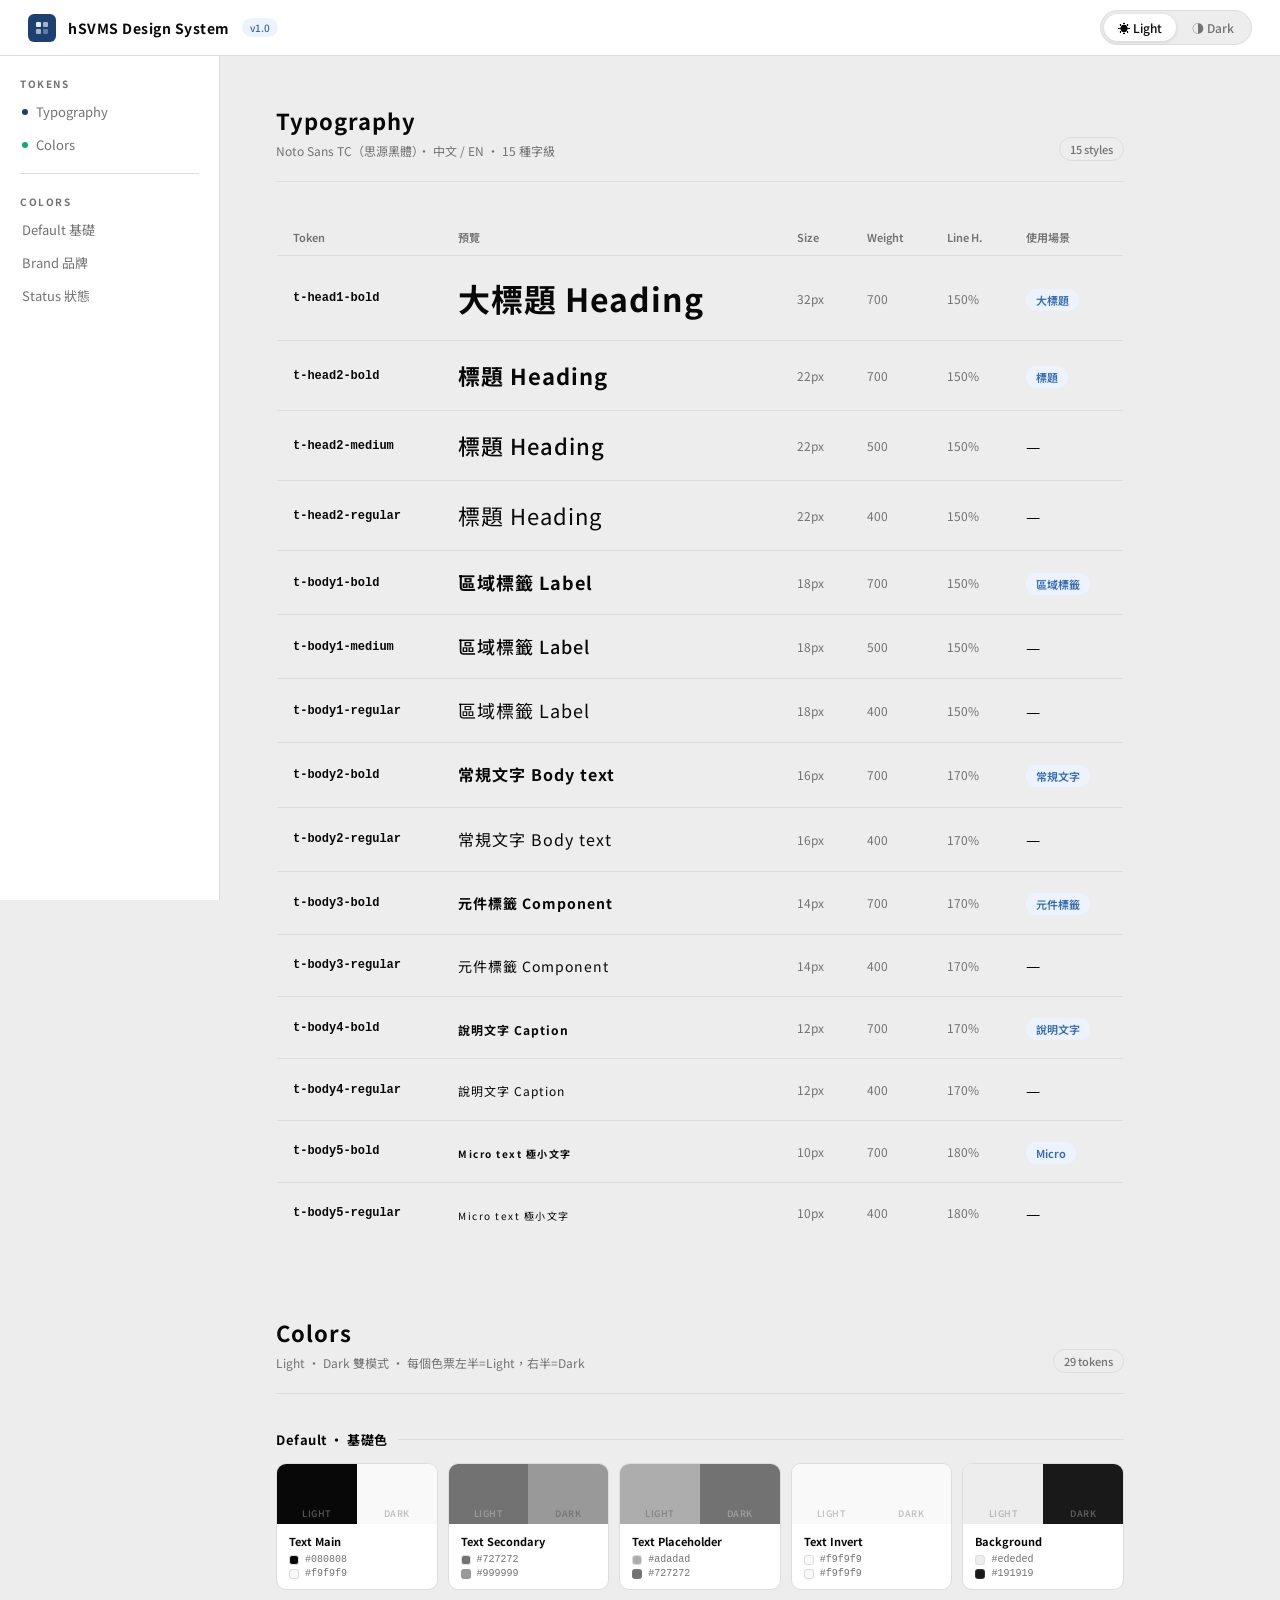
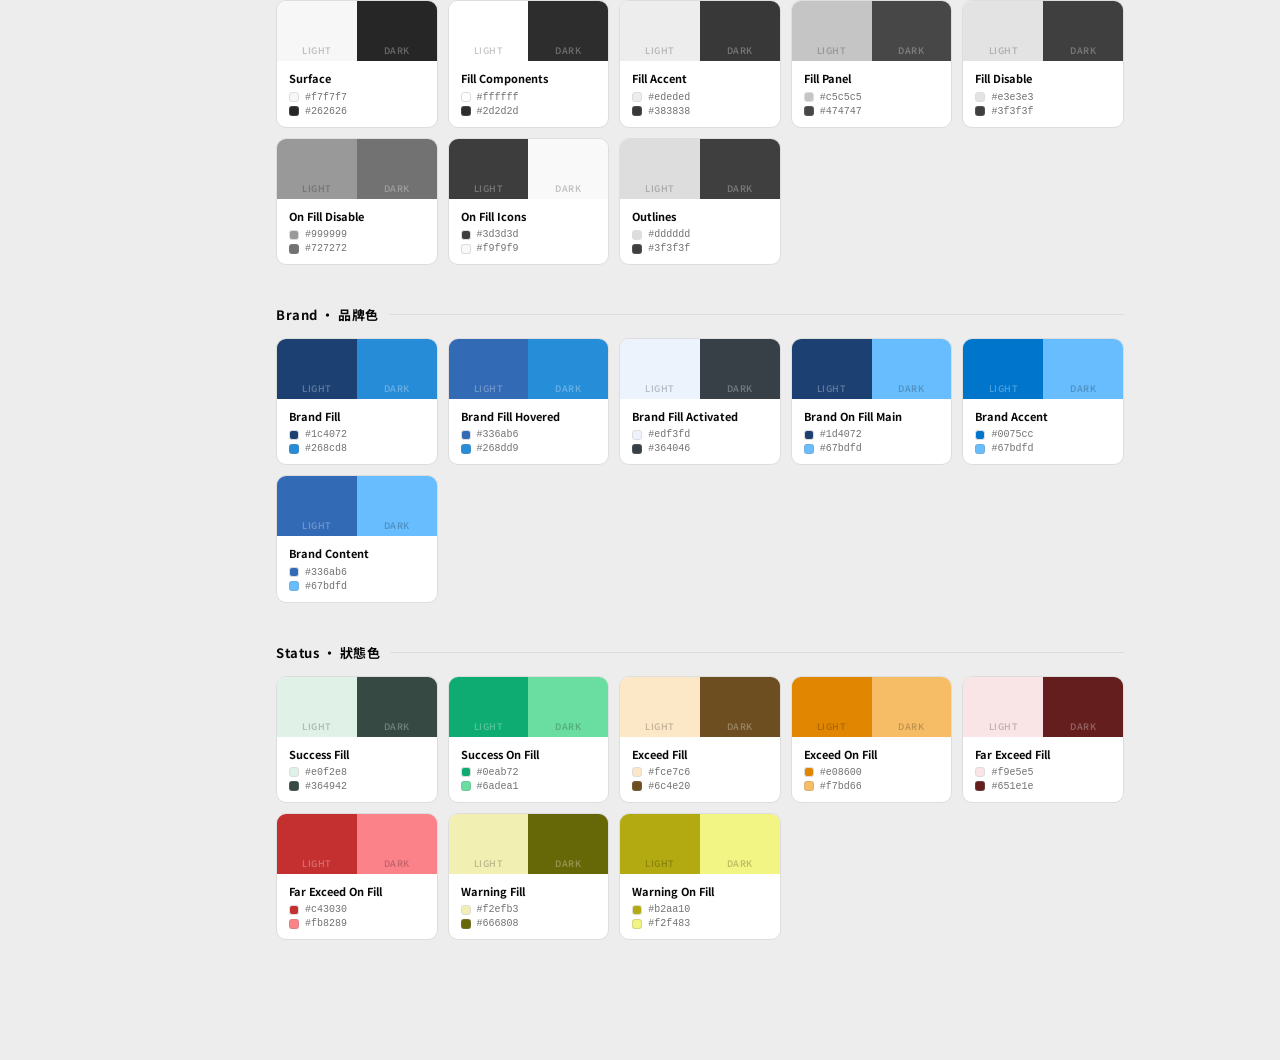
<file: index.html>
<!DOCTYPE html>
<html lang="zh-TW" data-theme="light">
<head>
  <meta charset="UTF-8" />
  <meta name="viewport" content="width=device-width, initial-scale=1.0" />
  <title>hSVMS Design System</title>
  <link rel="preconnect" href="https://fonts.googleapis.com" />
  <link rel="preconnect" href="https://fonts.gstatic.com" crossorigin />
  <link href="https://fonts.googleapis.com/css2?family=Noto+Sans+TC:wght@400;500;700&display=swap" rel="stylesheet" />
  <link rel="stylesheet" href="tokens.css" />
  <style>
    *, *::before, *::after { box-sizing: border-box; margin: 0; padding: 0; }

    body {
      font-family: var(--font-family);
      background: var(--color-bg);
      color: var(--color-text-main);
      transition: background 0.2s ease, color 0.2s ease;
    }

    /* ── Layout ── */
    .shell {
      display: grid;
      grid-template-columns: 220px 1fr;
      grid-template-rows: 56px 1fr;
      min-height: 100vh;
    }

    /* ── Header ── */
    .header {
      grid-column: 1 / -1;
      display: flex;
      align-items: center;
      justify-content: space-between;
      padding: 0 28px;
      background: var(--color-fill-components);
      border-bottom: 1px solid var(--color-outlines);
      position: sticky;
      top: 0;
      z-index: 100;
    }

    .header-brand {
      display: flex;
      align-items: center;
      gap: 12px;
    }

    .header-logo {
      width: 28px;
      height: 28px;
      border-radius: 6px;
      background: var(--color-brand-fill);
      display: flex;
      align-items: center;
      justify-content: center;
    }

    .header-logo svg { display: block; }

    .header-name {
      font-size: var(--font-size-body3);
      font-weight: var(--font-weight-bold);
      color: var(--color-text-main);
      letter-spacing: 0.5px;
    }

    .header-badge {
      font-size: 10px;
      font-weight: 500;
      color: var(--color-brand-content);
      background: var(--color-brand-fill-activated);
      padding: 2px 8px;
      border-radius: 20px;
    }

    .theme-toggle {
      display: flex;
      align-items: center;
      background: var(--color-fill-accent);
      border: 1px solid var(--color-outlines);
      border-radius: 24px;
      padding: 3px;
      gap: 2px;
    }

    .theme-btn {
      padding: 5px 14px;
      border-radius: 20px;
      font-size: 12px;
      font-family: var(--font-family);
      font-weight: var(--font-weight-medium);
      border: none;
      cursor: pointer;
      transition: all 0.15s ease;
      color: var(--color-text-secondary);
      background: transparent;
    }

    .theme-btn.active {
      background: var(--color-fill-components);
      color: var(--color-text-main);
      box-shadow: 0 1px 4px rgba(0,0,0,0.12);
    }

    /* ── Sidebar ── */
    .sidebar {
      background: var(--color-fill-components);
      border-right: 1px solid var(--color-outlines);
      padding: 20px 0;
      position: sticky;
      top: 56px;
      height: calc(100vh - 56px);
      overflow-y: auto;
    }

    .nav-label {
      font-size: 10px;
      font-weight: 700;
      color: var(--color-text-secondary);
      text-transform: uppercase;
      letter-spacing: 1.5px;
      padding: 0 20px;
      margin-bottom: 4px;
      margin-top: 20px;
    }

    .nav-label:first-child { margin-top: 0; }

    .nav-link {
      display: flex;
      align-items: center;
      gap: 8px;
      padding: 7px 20px;
      font-size: 13px;
      font-weight: var(--font-weight-regular);
      color: var(--color-text-secondary);
      text-decoration: none;
      cursor: pointer;
      border-left: 2px solid transparent;
      transition: all 0.12s ease;
    }

    .nav-link:hover {
      color: var(--color-text-main);
      background: var(--color-fill-accent);
    }

    .nav-link.active {
      color: var(--color-brand-content);
      border-left-color: var(--color-brand-fill);
      background: var(--color-brand-fill-activated);
      font-weight: var(--font-weight-medium);
    }

    .nav-dot {
      width: 6px;
      height: 6px;
      border-radius: 50%;
      flex-shrink: 0;
    }

    .nav-divider {
      height: 1px;
      background: var(--color-outlines);
      margin: 12px 20px;
    }

    /* ── Main ── */
    .main {
      padding: 48px 56px;
      max-width: 960px;
      overflow-y: auto;
    }

    /* ── Section ── */
    .section { margin-bottom: 72px; }

    .section-head {
      display: flex;
      align-items: flex-end;
      justify-content: space-between;
      padding-bottom: 20px;
      border-bottom: 1px solid var(--color-outlines);
      margin-bottom: 36px;
    }

    .section-title {
      font-size: var(--font-size-head2);
      font-weight: var(--font-weight-bold);
      color: var(--color-text-main);
      letter-spacing: 1px;
      line-height: 150%;
    }

    .section-meta {
      font-size: var(--font-size-body4);
      color: var(--color-text-secondary);
      margin-top: 4px;
      line-height: 170%;
    }

    .section-count {
      font-size: 11px;
      font-weight: 500;
      color: var(--color-text-secondary);
      background: var(--color-fill-accent);
      border: 1px solid var(--color-outlines);
      padding: 3px 10px;
      border-radius: 20px;
    }

    /* ── Typography Table ── */
    .type-table {
      width: 100%;
      border-collapse: collapse;
      border-radius: 10px;
      overflow: hidden;
      border: 1px solid var(--color-outlines);
    }

    .type-table thead tr {
      background: var(--color-fill-accent);
    }

    .type-table th {
      text-align: left;
      font-size: 11px;
      font-weight: 600;
      color: var(--color-text-secondary);
      padding: 10px 16px;
      border-bottom: 1px solid var(--color-outlines);
      white-space: nowrap;
    }

    .type-row {
      border-bottom: 1px solid var(--color-outlines);
      transition: background 0.1s;
    }

    .type-row:last-child { border-bottom: none; }

    .type-row:hover { background: var(--color-surface); }

    .type-row td { vertical-align: middle; }

    .cell-name {
      padding: 18px 16px;
      font-size: 12px;
      font-weight: 600;
      color: var(--color-text-main);
      white-space: nowrap;
      font-family: 'Courier New', monospace;
    }

    .cell-preview {
      padding: 18px 16px;
      color: var(--color-text-main);
    }

    .cell-meta {
      padding: 18px 16px;
      font-size: 12px;
      color: var(--color-text-secondary);
      white-space: nowrap;
    }

    .cell-use {
      padding: 18px 16px;
    }

    .use-tag {
      display: inline-block;
      padding: 3px 10px;
      border-radius: 20px;
      font-size: 11px;
      font-weight: 600;
      background: var(--color-brand-fill-activated);
      color: var(--color-brand-content);
      white-space: nowrap;
    }

    /* ── Color Groups ── */
    .color-group { margin-bottom: 40px; }

    .color-group-title {
      font-size: 13px;
      font-weight: 700;
      color: var(--color-text-main);
      letter-spacing: 0.5px;
      margin-bottom: 14px;
      display: flex;
      align-items: center;
      gap: 10px;
    }

    .color-group-title::after {
      content: '';
      flex: 1;
      height: 1px;
      background: var(--color-outlines);
    }

    .color-grid {
      display: grid;
      grid-template-columns: repeat(auto-fill, minmax(152px, 1fr));
      gap: 10px;
    }

    .color-card {
      border-radius: 10px;
      overflow: hidden;
      border: 1px solid var(--color-outlines);
      background: var(--color-fill-components);
      transition: transform 0.15s, box-shadow 0.15s;
      cursor: default;
    }

    .color-card:hover {
      transform: translateY(-2px);
      box-shadow: 0 6px 20px rgba(0,0,0,0.08);
    }

    .color-swatch-wrap {
      height: 60px;
      display: flex;
    }

    .swatch-half {
      flex: 1;
      position: relative;
    }

    .swatch-mode {
      position: absolute;
      bottom: 4px;
      left: 50%;
      transform: translateX(-50%);
      font-size: 9px;
      font-weight: 600;
      letter-spacing: 0.5px;
      opacity: 0.55;
      white-space: nowrap;
    }

    .color-info {
      padding: 10px 12px;
    }

    .color-token {
      font-size: 11px;
      font-weight: 700;
      color: var(--color-text-main);
      margin-bottom: 6px;
      line-height: 1.3;
    }

    .hex-row {
      display: flex;
      align-items: center;
      gap: 6px;
      margin-top: 3px;
    }

    .hex-dot {
      width: 10px;
      height: 10px;
      border-radius: 3px;
      border: 1px solid var(--color-outlines);
      flex-shrink: 0;
    }

    .hex-val {
      font-size: 10px;
      color: var(--color-text-secondary);
      font-family: 'Courier New', monospace;
    }

    /* ── Responsive ── */
    @media (max-width: 768px) {
      .shell { grid-template-columns: 1fr; }
      .sidebar { display: none; }
      .main { padding: 32px 24px; }
    }
  </style>
</head>
<body>

<div class="shell">

  <!-- ── Header ── -->
  <header class="header">
    <div class="header-brand">
      <div class="header-logo">
        <svg width="16" height="16" viewBox="0 0 16 16" fill="none">
          <rect x="2" y="2" width="5" height="5" rx="1" fill="white" opacity="0.9"/>
          <rect x="9" y="2" width="5" height="5" rx="1" fill="white" opacity="0.6"/>
          <rect x="2" y="9" width="5" height="5" rx="1" fill="white" opacity="0.6"/>
          <rect x="9" y="9" width="5" height="5" rx="1" fill="white" opacity="0.3"/>
        </svg>
      </div>
      <span class="header-name">hSVMS Design System</span>
      <span class="header-badge">v1.0</span>
    </div>

    <div class="theme-toggle">
      <button class="theme-btn active" onclick="setTheme('light', this)">☀ Light</button>
      <button class="theme-btn"       onclick="setTheme('dark',  this)">◑ Dark</button>
    </div>
  </header>

  <!-- ── Sidebar ── -->
  <nav class="sidebar">
    <div class="nav-label">Tokens</div>
    <a class="nav-link active" href="#typography">
      <span class="nav-dot" style="background: var(--color-brand-fill)"></span>
      Typography
    </a>
    <a class="nav-link" href="#colors">
      <span class="nav-dot" style="background: var(--color-success-on-fill)"></span>
      Colors
    </a>

    <div class="nav-divider"></div>

    <div class="nav-label">Colors</div>
    <a class="nav-link" href="#color-default">Default 基礎</a>
    <a class="nav-link" href="#color-brand">Brand 品牌</a>
    <a class="nav-link" href="#color-status">Status 狀態</a>
  </nav>

  <!-- ── Main ── -->
  <main class="main">

    <!-- Typography -->
    <section class="section" id="typography">
      <div class="section-head">
        <div>
          <div class="section-title">Typography</div>
          <div class="section-meta">Noto Sans TC（思源黑體）· 中文 / EN · 15 種字級</div>
        </div>
        <span class="section-count">15 styles</span>
      </div>

      <table class="type-table">
        <thead>
          <tr>
            <th>Token</th>
            <th style="width:40%">預覽</th>
            <th>Size</th>
            <th>Weight</th>
            <th>Line H.</th>
            <th>使用場景</th>
          </tr>
        </thead>
        <tbody id="type-tbody"></tbody>
      </table>
    </section>

    <!-- Colors -->
    <section class="section" id="colors">
      <div class="section-head">
        <div>
          <div class="section-title">Colors</div>
          <div class="section-meta">Light · Dark 雙模式 · 每個色票左半=Light，右半=Dark</div>
        </div>
        <span class="section-count">29 tokens</span>
      </div>

      <div id="color-sections"></div>
    </section>

  </main>
</div>

<script>
  /* ── Theme Toggle ── */
  function setTheme(theme, btn) {
    document.documentElement.setAttribute('data-theme', theme);
    document.querySelectorAll('.theme-btn').forEach(b => b.classList.remove('active'));
    btn.classList.add('active');
  }

  /* ── Typography Data ── */
  const typeStyles = [
    { token: 'head1-bold',    size: '32px', weight: '700', lh: '150%', ls: '1px',   use: '大標題',    preview: '大標題 Heading' },
    { token: 'head2-bold',    size: '22px', weight: '700', lh: '150%', ls: '1px',   use: '標題',      preview: '標題 Heading' },
    { token: 'head2-medium',  size: '22px', weight: '500', lh: '150%', ls: '1px',   use: '',          preview: '標題 Heading' },
    { token: 'head2-regular', size: '22px', weight: '400', lh: '150%', ls: '1px',   use: '',          preview: '標題 Heading' },
    { token: 'body1-bold',    size: '18px', weight: '700', lh: '150%', ls: '1px',   use: '區域標籤',  preview: '區域標籤 Label' },
    { token: 'body1-medium',  size: '18px', weight: '500', lh: '150%', ls: '1px',   use: '',          preview: '區域標籤 Label' },
    { token: 'body1-regular', size: '18px', weight: '400', lh: '150%', ls: '1px',   use: '',          preview: '區域標籤 Label' },
    { token: 'body2-bold',    size: '16px', weight: '700', lh: '170%', ls: '1px',   use: '常規文字',  preview: '常規文字 Body text' },
    { token: 'body2-regular', size: '16px', weight: '400', lh: '170%', ls: '1px',   use: '',          preview: '常規文字 Body text' },
    { token: 'body3-bold',    size: '14px', weight: '700', lh: '170%', ls: '1px',   use: '元件標籤',  preview: '元件標籤 Component' },
    { token: 'body3-regular', size: '14px', weight: '400', lh: '170%', ls: '1px',   use: '',          preview: '元件標籤 Component' },
    { token: 'body4-bold',    size: '12px', weight: '700', lh: '170%', ls: '1px',   use: '說明文字',  preview: '說明文字 Caption' },
    { token: 'body4-regular', size: '12px', weight: '400', lh: '170%', ls: '1px',   use: '',          preview: '說明文字 Caption' },
    { token: 'body5-bold',    size: '10px', weight: '700', lh: '180%', ls: '1.5px', use: 'Micro',     preview: 'Micro text 極小文字' },
    { token: 'body5-regular', size: '10px', weight: '400', lh: '180%', ls: '1.5px', use: '',          preview: 'Micro text 極小文字' },
  ];

  const tbody = document.getElementById('type-tbody');
  typeStyles.forEach(s => {
    const tr = document.createElement('tr');
    tr.className = 'type-row';
    tr.innerHTML = `
      <td class="cell-name">t-${s.token}</td>
      <td class="cell-preview">
        <span class="t-${s.token}">${s.preview}</span>
      </td>
      <td class="cell-meta">${s.size}</td>
      <td class="cell-meta">${s.weight}</td>
      <td class="cell-meta">${s.lh}</td>
      <td class="cell-use">${s.use ? `<span class="use-tag">${s.use}</span>` : '—'}</td>
    `;
    tbody.appendChild(tr);
  });

  /* ── Color Data ── */
  const colorGroups = [
    {
      id: 'color-default',
      title: 'Default · 基礎色',
      tokens: [
        { label: 'Text Main',        light: '#080808', dark: '#f9f9f9' },
        { label: 'Text Secondary',   light: '#727272', dark: '#999999' },
        { label: 'Text Placeholder', light: '#adadad', dark: '#727272' },
        { label: 'Text Invert',      light: '#f9f9f9', dark: '#f9f9f9' },
        { label: 'Background',       light: '#ededed', dark: '#191919' },
        { label: 'Surface',          light: '#f7f7f7', dark: '#262626' },
        { label: 'Fill Components',  light: '#ffffff',  dark: '#2d2d2d' },
        { label: 'Fill Accent',      light: '#ededed', dark: '#383838' },
        { label: 'Fill Panel',       light: '#c5c5c5', dark: '#474747' },
        { label: 'Fill Disable',     light: '#e3e3e3', dark: '#3f3f3f' },
        { label: 'On Fill Disable',  light: '#999999', dark: '#727272' },
        { label: 'On Fill Icons',    light: '#3d3d3d', dark: '#f9f9f9' },
        { label: 'Outlines',         light: '#dddddd', dark: '#3f3f3f' },
      ]
    },
    {
      id: 'color-brand',
      title: 'Brand · 品牌色',
      tokens: [
        { label: 'Brand Fill',           light: '#1c4072', dark: '#268cd8' },
        { label: 'Brand Fill Hovered',   light: '#336ab6', dark: '#268dd9' },
        { label: 'Brand Fill Activated', light: '#edf3fd', dark: '#364046' },
        { label: 'Brand On Fill Main',   light: '#1d4072', dark: '#67bdfd' },
        { label: 'Brand Accent',         light: '#0075cc', dark: '#67bdfd' },
        { label: 'Brand Content',        light: '#336ab6', dark: '#67bdfd' },
      ]
    },
    {
      id: 'color-status',
      title: 'Status · 狀態色',
      tokens: [
        { label: 'Success Fill',        light: '#e0f2e8', dark: '#364942' },
        { label: 'Success On Fill',     light: '#0eab72', dark: '#6adea1' },
        { label: 'Exceed Fill',         light: '#fce7c6', dark: '#6c4e20' },
        { label: 'Exceed On Fill',      light: '#e08600', dark: '#f7bd66' },
        { label: 'Far Exceed Fill',     light: '#f9e5e5', dark: '#651e1e' },
        { label: 'Far Exceed On Fill',  light: '#c43030', dark: '#fb8289' },
        { label: 'Warning Fill',        light: '#f2efb3', dark: '#666808' },
        { label: 'Warning On Fill',     light: '#b2aa10', dark: '#f2f483' },
      ]
    }
  ];

  const colorSections = document.getElementById('color-sections');

  colorGroups.forEach(group => {
    const section = document.createElement('div');
    section.className = 'color-group';
    section.id = group.id;

    const title = document.createElement('div');
    title.className = 'color-group-title';
    title.textContent = group.title;
    section.appendChild(title);

    const grid = document.createElement('div');
    grid.className = 'color-grid';

    group.tokens.forEach(token => {
      const card = document.createElement('div');
      card.className = 'color-card';

      const lightText = isLight(token.light) ? '#00000066' : '#ffffff88';
      const darkText  = isLight(token.dark)  ? '#00000066' : '#ffffff88';

      card.innerHTML = `
        <div class="color-swatch-wrap">
          <div class="swatch-half" style="background:${token.light}">
            <span class="swatch-mode" style="color:${lightText}">LIGHT</span>
          </div>
          <div class="swatch-half" style="background:${token.dark}">
            <span class="swatch-mode" style="color:${darkText}">DARK</span>
          </div>
        </div>
        <div class="color-info">
          <div class="color-token">${token.label}</div>
          <div class="hex-row">
            <div class="hex-dot" style="background:${token.light}"></div>
            <span class="hex-val">${token.light}</span>
          </div>
          <div class="hex-row">
            <div class="hex-dot" style="background:${token.dark}; border-color:#88888844"></div>
            <span class="hex-val">${token.dark}</span>
          </div>
        </div>
      `;

      grid.appendChild(card);
    });

    section.appendChild(grid);
    colorSections.appendChild(section);
  });

  /* ── Utility: detect light color ── */
  function isLight(hex) {
    const h = hex.replace('#', '');
    const r = parseInt(h.slice(0,2),16);
    const g = parseInt(h.slice(2,4),16);
    const b = parseInt(h.slice(4,6),16);
    return (r*299 + g*587 + b*114) / 1000 > 128;
  }

  /* ── Active nav on scroll ── */
  const sections = document.querySelectorAll('.section, .color-group');
  const navLinks = document.querySelectorAll('.nav-link');
  window.addEventListener('scroll', () => {
    let current = '';
    sections.forEach(s => {
      if (window.scrollY >= s.offsetTop - 80) current = s.id;
    });
    navLinks.forEach(link => {
      link.classList.toggle('active', link.getAttribute('href') === '#' + current);
    });
  }, { passive: true });
</script>

</body>
</html>
</file>
<file: tokens.css>
@import url('https://fonts.googleapis.com/css2?family=Noto+Sans+TC:wght@400;500;700&display=swap');

/* ═══════════════════════════════════════
   hSVMS Design Tokens
   ═══════════════════════════════════════ */

:root,
[data-theme="light"] {

  /* ── Font Family ── */
  --font-family: 'Noto Sans TC', 'Noto Sans', sans-serif;

  /* ── Font Size ── */
  --font-size-head1: 32px;
  --font-size-head2: 22px;
  --font-size-body1: 18px;
  --font-size-body2: 16px;
  --font-size-body3: 14px;
  --font-size-body4: 12px;
  --font-size-body5: 10px;

  /* ── Font Weight ── */
  --font-weight-bold:    700;
  --font-weight-medium:  500;
  --font-weight-regular: 400;

  /* ── Line Height ── */
  --line-height-compact: 150%;
  --line-height-normal:  170%;
  --line-height-loose:   180%;

  /* ── Letter Spacing ── */
  --letter-spacing-default: 1px;
  --letter-spacing-loose:   1.5px;

  /* ── Colors · Default ── */
  --color-text-main:         #080808;
  --color-text-secondary:    #727272;
  --color-text-placeholder:  #adadad;
  --color-text-invert:       #f9f9f9;

  --color-bg:                #ededed;
  --color-surface:           #f7f7f7;
  --color-fill-components:   #ffffff;
  --color-fill-accent:       #ededed;
  --color-fill-panel:        #c5c5c5;
  --color-fill-disable:      #e3e3e3;
  --color-on-fill-disable:   #999999;
  --color-on-fill-icons:     #3d3d3d;
  --color-outlines:          #dddddd;

  /* ── Colors · Brand ── */
  --color-brand-fill:           #1c4072;
  --color-brand-fill-hovered:   #336ab6;
  --color-brand-fill-activated: #edf3fd;
  --color-brand-on-fill-main:   #1d4072;
  --color-brand-accent:         #0075cc;
  --color-brand-content:        #336ab6;

  /* ── Colors · Status · Success ── */
  --color-success-fill:    #e0f2e8;
  --color-success-on-fill: #0eab72;

  /* ── Colors · Status · Exceed ── */
  --color-exceed-fill:    #fce7c6;
  --color-exceed-on-fill: #e08600;

  /* ── Colors · Status · Far Exceed ── */
  --color-far-exceed-fill:    #f9e5e5;
  --color-far-exceed-on-fill: #c43030;

  /* ── Colors · Status · Warning ── */
  --color-warning-fill:    #f2efb3;
  --color-warning-on-fill: #b2aa10;
}

/* ── Dark Mode ── */
[data-theme="dark"] {

  --color-text-main:         #f9f9f9;
  --color-text-secondary:    #999999;
  --color-text-placeholder:  #727272;
  --color-text-invert:       #f9f9f9;

  --color-bg:                #191919;
  --color-surface:           #262626;
  --color-fill-components:   #2d2d2d;
  --color-fill-accent:       #383838;
  --color-fill-panel:        #474747;
  --color-fill-disable:      #3f3f3f;
  --color-on-fill-disable:   #727272;
  --color-on-fill-icons:     #f9f9f9;
  --color-outlines:          #3f3f3f;

  --color-brand-fill:           #268cd8;
  --color-brand-fill-hovered:   #268dd9;
  --color-brand-fill-activated: #364046;
  --color-brand-on-fill-main:   #67bdfd;
  --color-brand-accent:         #67bdfd;
  --color-brand-content:        #67bdfd;

  --color-success-fill:    #364942;
  --color-success-on-fill: #6adea1;

  --color-exceed-fill:    #6c4e20;
  --color-exceed-on-fill: #f7bd66;

  --color-far-exceed-fill:    #651e1e;
  --color-far-exceed-on-fill: #fb8289;

  --color-warning-fill:    #666808;
  --color-warning-on-fill: #f2f483;
}

/* ═══════════════════════════════════════
   Typography Utility Classes
   ═══════════════════════════════════════ */

.t-head1-bold    { font-family: var(--font-family); font-size: 32px; font-weight: 700; letter-spacing: 1px; line-height: 150%; }
.t-head2-bold    { font-family: var(--font-family); font-size: 22px; font-weight: 700; letter-spacing: 1px; line-height: 150%; }
.t-head2-medium  { font-family: var(--font-family); font-size: 22px; font-weight: 500; letter-spacing: 1px; line-height: 150%; }
.t-head2-regular { font-family: var(--font-family); font-size: 22px; font-weight: 400; letter-spacing: 1px; line-height: 150%; }
.t-body1-bold    { font-family: var(--font-family); font-size: 18px; font-weight: 700; letter-spacing: 1px; line-height: 150%; }
.t-body1-medium  { font-family: var(--font-family); font-size: 18px; font-weight: 500; letter-spacing: 1px; line-height: 150%; }
.t-body1-regular { font-family: var(--font-family); font-size: 18px; font-weight: 400; letter-spacing: 1px; line-height: 150%; }
.t-body2-bold    { font-family: var(--font-family); font-size: 16px; font-weight: 700; letter-spacing: 1px; line-height: 170%; }
.t-body2-regular { font-family: var(--font-family); font-size: 16px; font-weight: 400; letter-spacing: 1px; line-height: 170%; }
.t-body3-bold    { font-family: var(--font-family); font-size: 14px; font-weight: 700; letter-spacing: 1px; line-height: 170%; }
.t-body3-regular { font-family: var(--font-family); font-size: 14px; font-weight: 400; letter-spacing: 1px; line-height: 170%; }
.t-body4-bold    { font-family: var(--font-family); font-size: 12px; font-weight: 700; letter-spacing: 1px; line-height: 170%; }
.t-body4-regular { font-family: var(--font-family); font-size: 12px; font-weight: 400; letter-spacing: 1px; line-height: 170%; }
.t-body5-bold    { font-family: var(--font-family); font-size: 10px; font-weight: 700; letter-spacing: 1.5px; line-height: 180%; }
.t-body5-regular { font-family: var(--font-family); font-size: 10px; font-weight: 400; letter-spacing: 1.5px; line-height: 180%; }
</file>
